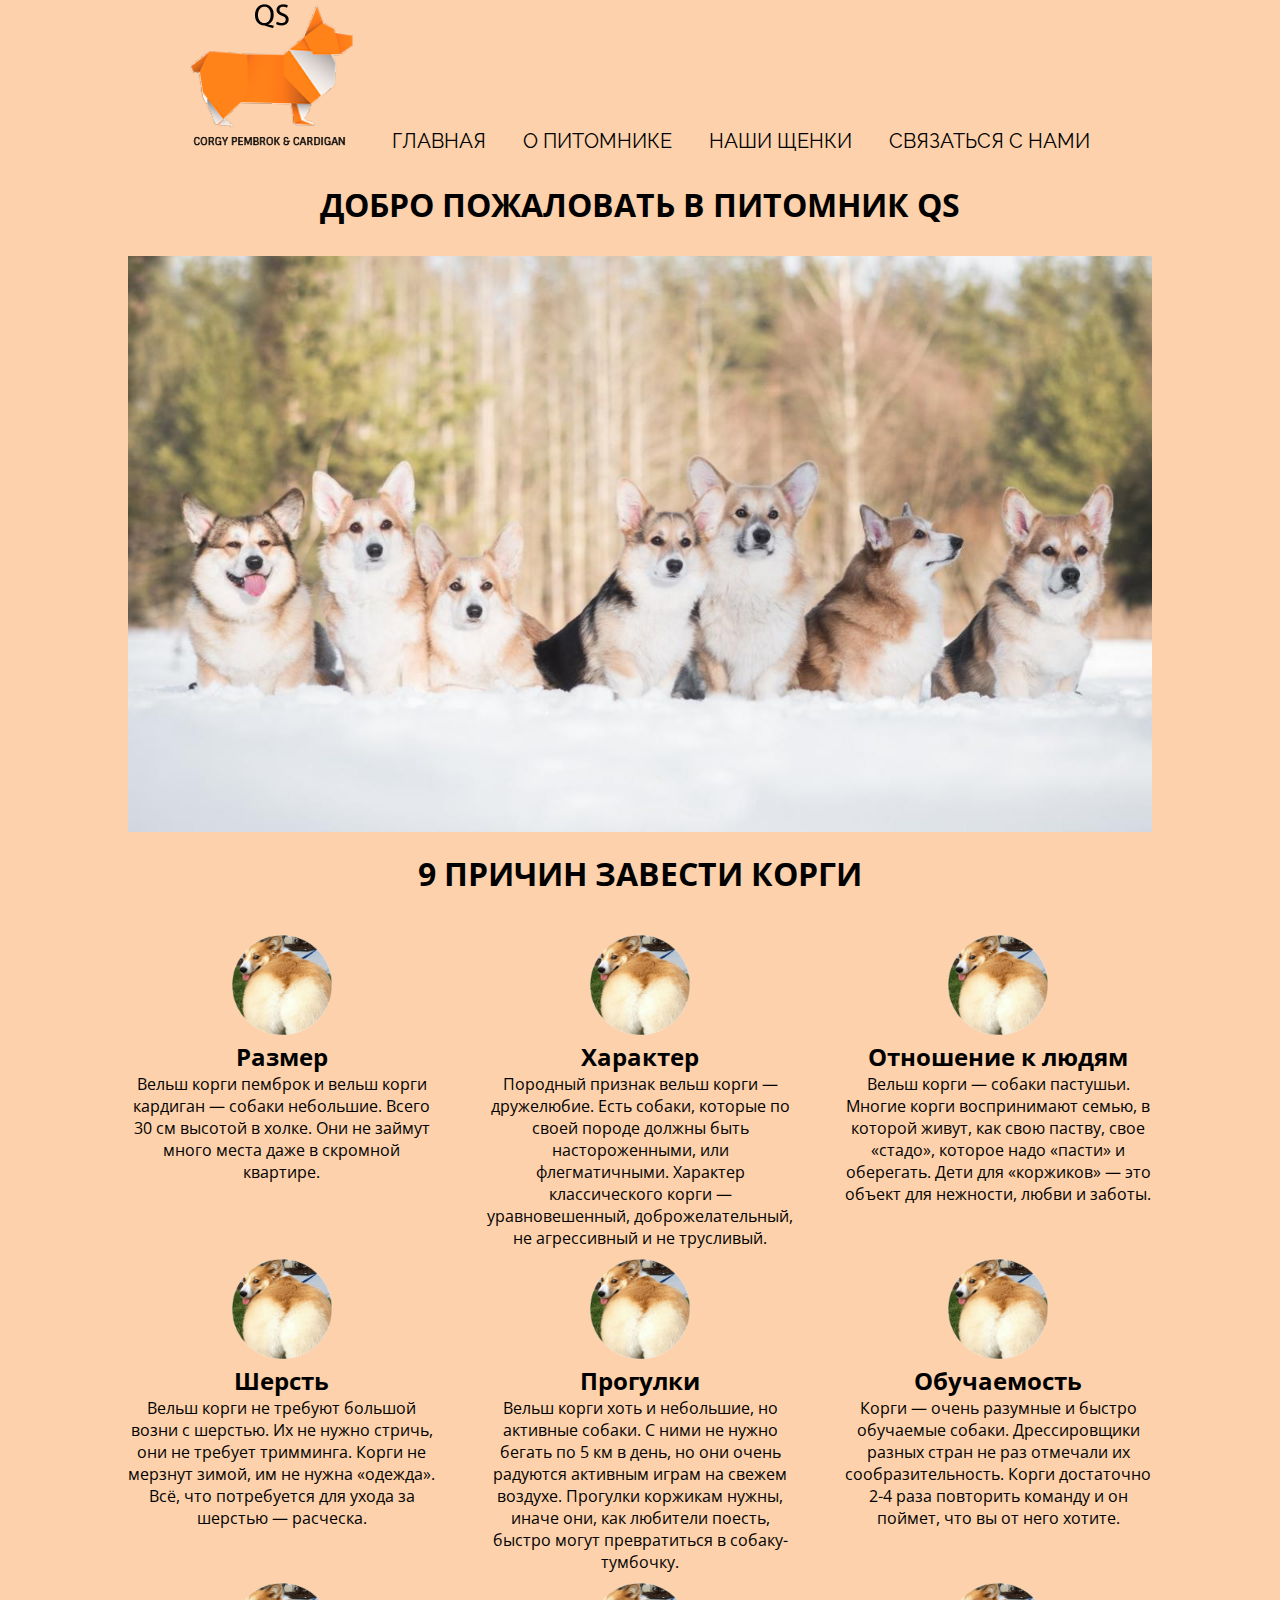
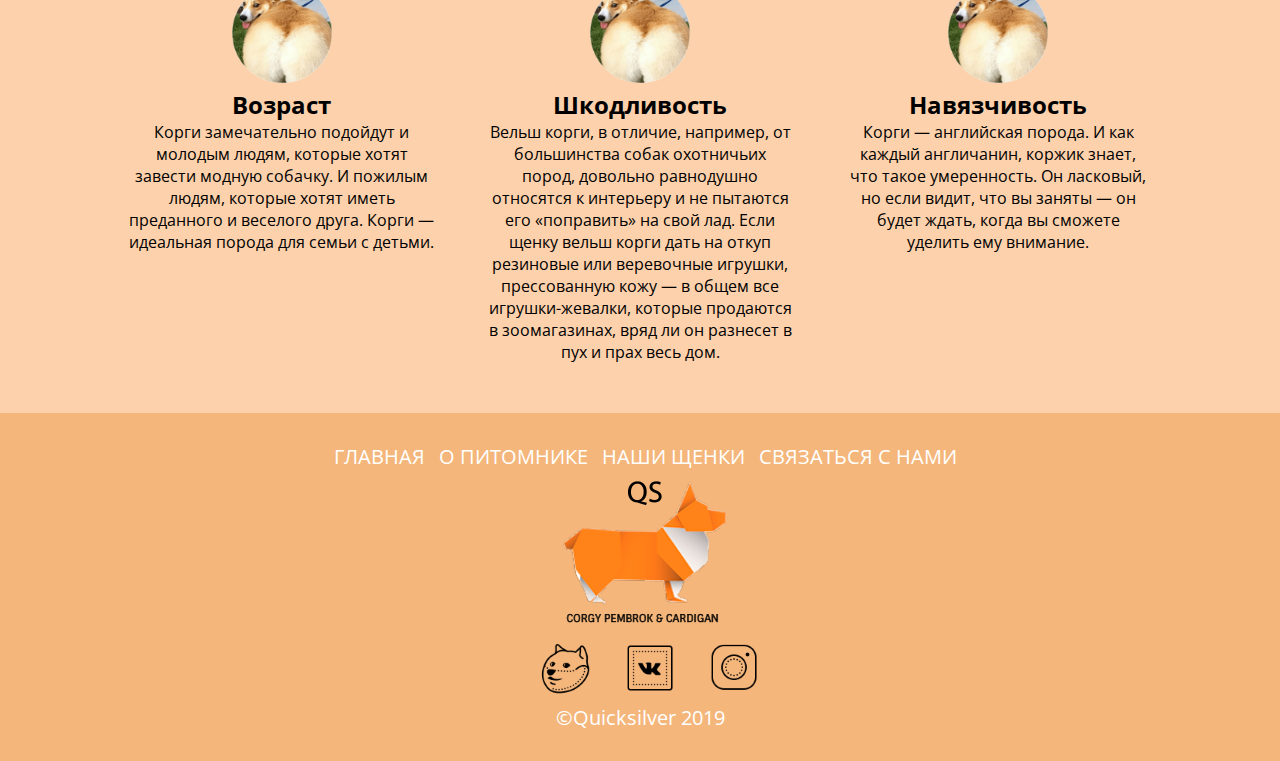
<file: index.html>
<!DOCTYPE html>
<html lang="en">
<head>
	<meta charset="UTF-8">
	<title>Document</title>
	<link rel="stylesheet" type="text/css" href="css/style.css">
	<link href="https://fonts.googleapis.com/css?family=Open+Sans+Condensed:300|Raleway&display=swap" rel="stylesheet">
</head>
<body>
	<header>
		<div class="header">
			<nav>
				<div class="topnav">
					<a href="index.html"><img src="img/logo.png" class="graficlogo" alt="Logo"></a>
					<a href="index.html" class="hover">ГЛАВНАЯ</a>
					<a href="about_us.html" class="hover">О ПИТОМНИКЕ</a>
					<a href="puppies.html" class="hover">НАШИ ЩЕНКИ</a>
					<a href="contacts.html" class="hover">СВЯЗАТЬСЯ С НАМИ</a>
				</div>
			</nav>
		</div>
	</header>

	<main>
		<h1 align="center">ДОБРО ПОЖАЛОВАТЬ В ПИТОМНИК QS</h1>
		<img src="img/manycorgi.jpg" class="maincorgi" alt="">
		<h1>9 ПРИЧИН ЗАВЕСТИ КОРГИ</h1>
		<div class="reasons__container">
			<div class="reasons">
				<div class="reasons__item">
					<img src="img/4.png" width="100px" height="100px" alt="">
					<h2>Размер</h2>
					<p>Вельш корги пемброк и вельш корги кардиган — собаки небольшие. Всего 30 см высотой в холке. Они не займут много места даже в скромной квартире.</p>
				</div>
				<div class="reasons__item">
					<img src="img/4.png" width="100px" height="100px" alt="">
					<h2>Характер</h2>
					<p>Породный признак вельш корги — дружелюбие. Есть собаки, которые по своей породе должны быть настороженными, или флегматичными. Характер классического корги — уравновешенный, доброжелательный, не агрессивный и не трусливый.</p>
				</div>
				<div class="reasons__item">
					<img src="img/4.png" width="100px" height="100px" alt="">
					<h2>Отношение к людям</h2>
					<p>Вельш корги — собаки пастушьи. Многие корги воспринимают семью, в которой живут, как свою паству, свое «стадо», которое надо «пасти» и оберегать. Дети для «коржиков» — это объект для нежности, любви и заботы.</p>
				</div>
				<div class="reasons__item">
					<img src="img/4.png" width="100px" height="100px" alt="">
					<h2>Шерсть</h2>
					<p>Вельш корги не требуют большой возни с шерстью. Их не нужно стричь, они не требует тримминга. Корги не мерзнут зимой, им не нужна «одежда». Всё, что потребуется для ухода за шерстью — расческа.</p>
				</div>
				<div class="reasons__item">
					<img src="img/4.png" width="100px" height="100px" alt="">
					<h2>Прогулки</h2>
					<p>Вельш корги хоть и небольшие, но активные собаки. С ними не нужно бегать по 5 км в день, но они очень радуются активным играм на свежем воздухе. Прогулки коржикам нужны, иначе они, как любители поесть, быстро могут превратиться в собаку-тумбочку.</p>
				</div>
				<div class="reasons__item">
					<img src="img/4.png" width="100px" height="100px" alt="">
					<h2>Обучаемость</h2>
					<p>Корги — очень разумные и быстро обучаемые собаки. Дрессировщики разных стран не раз отмечали их сообразительность. Корги достаточно 2-4 раза повторить команду и он поймет, что вы от него хотите.</p>
				</div>
				<div class="reasons__item">
					<img src="img/4.png" width="100px" height="100px" alt="">
					<h2>Возраст</h2>
					<p>Корги замечательно подойдут и молодым людям, которые хотят завести модную собачку. И пожилым людям, которые хотят иметь преданного и веселого друга. Корги — идеальная порода для семьи с детьми.</p>
				</div>
				<div class="reasons__item">
					<img src="img/4.png" width="100px" height="100px" alt="">
					<h2>Шкодливость</h2>
					<p>Вельш корги, в отличие, например, от большинства собак охотничьих пород, довольно равнодушно относятся к интерьеру и не пытаются его «поправить» на свой лад. Если щенку вельш корги дать на откуп резиновые или веревочные игрушки, прессованную кожу — в общем все игрушки-жевалки, которые продаются в зоомагазинах, вряд ли он разнесет в пух и прах весь дом.</p>
				</div>
				<div class="reasons__item">
					<img src="img/4.png" width="100px" height="100px" alt="">
					<h2>Навязчивость</h2>
					<p>Корги — английская порода. И как каждый англичанин, коржик знает, что такое умеренность. Он ласковый, но если видит, что вы заняты — он будет ждать, когда вы сможете уделить ему внимание.</p>
				</div>
			</div>
		</div>
	</main>

	<footer>
			<div class="nav">
				<a href="index.html">ГЛАВНАЯ</a>
				<a href="about_us.html">О ПИТОМНИКЕ</a>
				<a href="puppies.html">НАШИ ЩЕНКИ</a>
				<a href="contacts.html">СВЯЗАТЬСЯ С НАМИ</a>
			</div>
			<div class="logo">
				<a href="index.html"> <img src="img/logo.png" class='bottomlogo' alt="logo"></a>
			</div>
			<div class="social">
				<a href="#"><img src="img/corgi.png" height="60px" width="60px" alt=""></a>
				<a href="https://vk.com/quicksilver_xd"><img src="img/vk.png" height="60px" width="60px" alt=""></a>
				<a href="https://instagram.com/quicksilver_meow"><img src="img/inst.png" height="60px" width="60px" alt=""></a>
			</div>
			<p>©Quicksilver 2019</p>
	</footer>
</body>
</html>
</file>
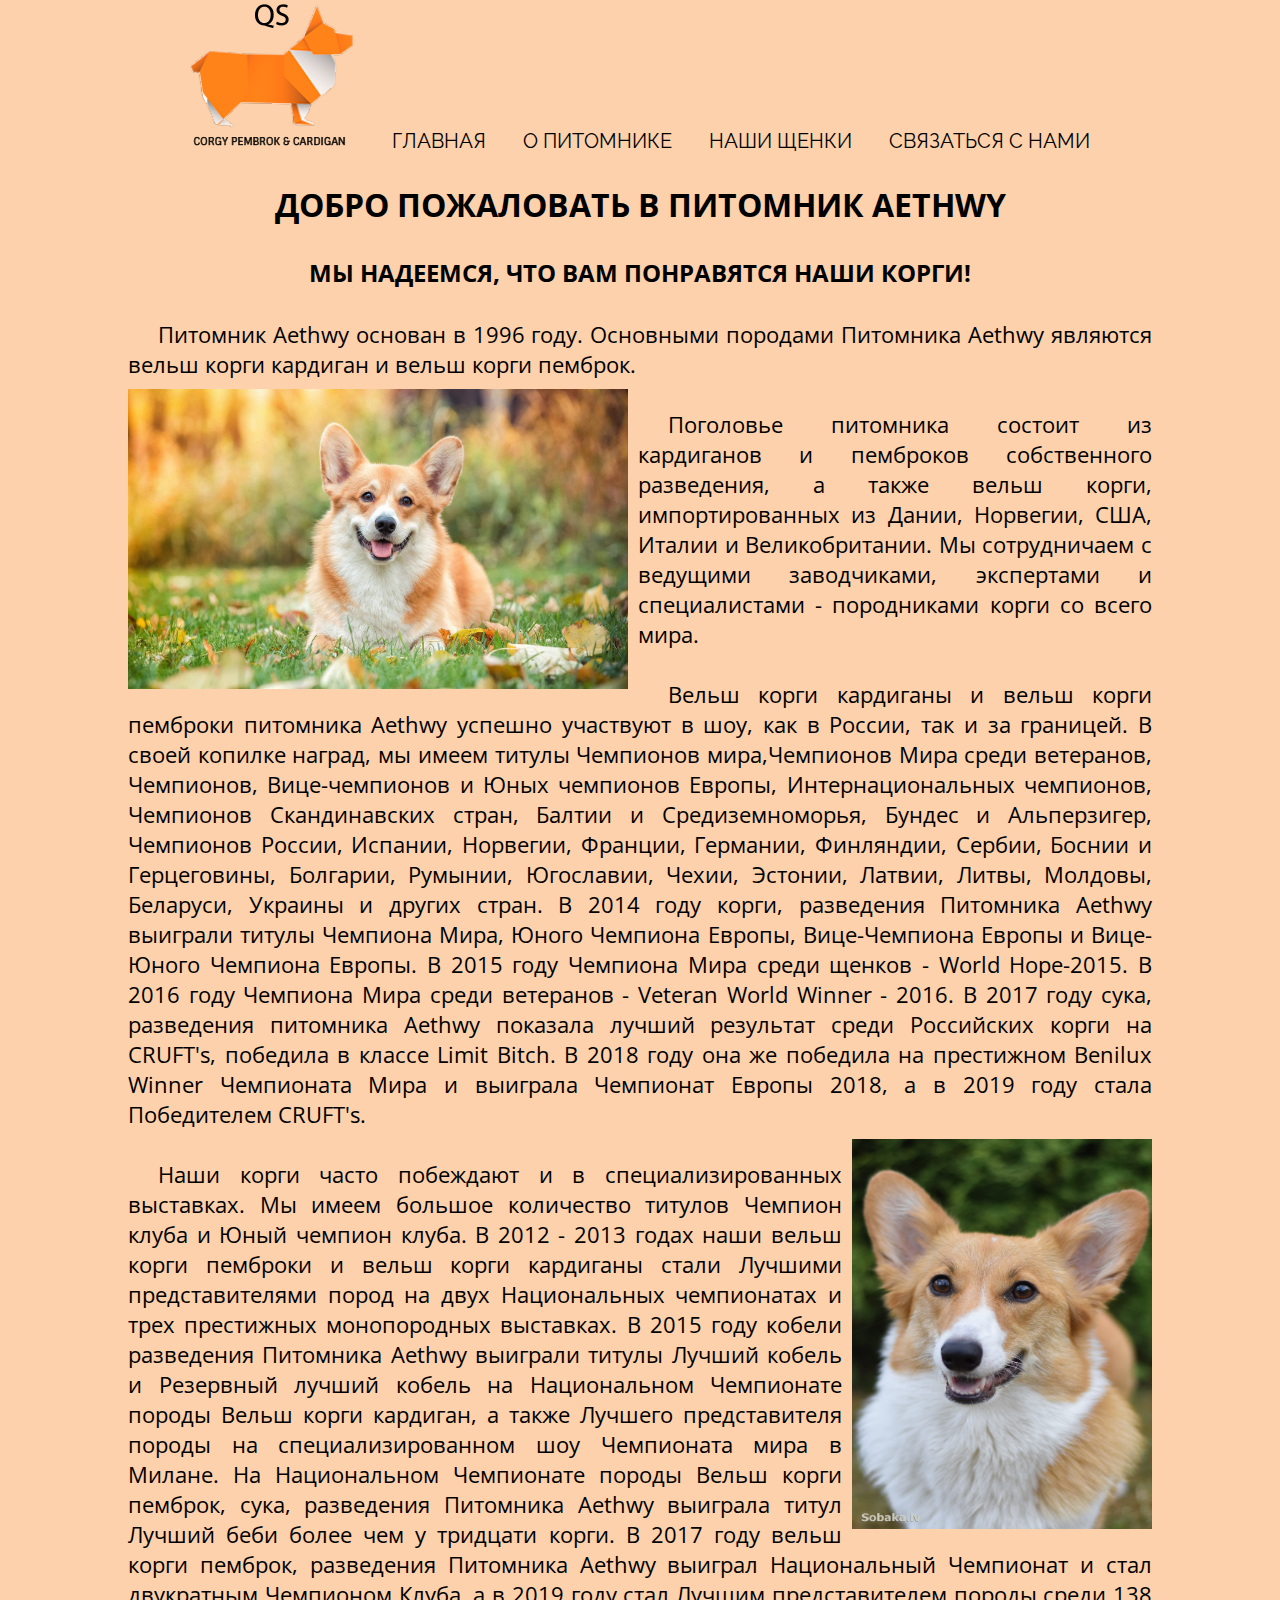
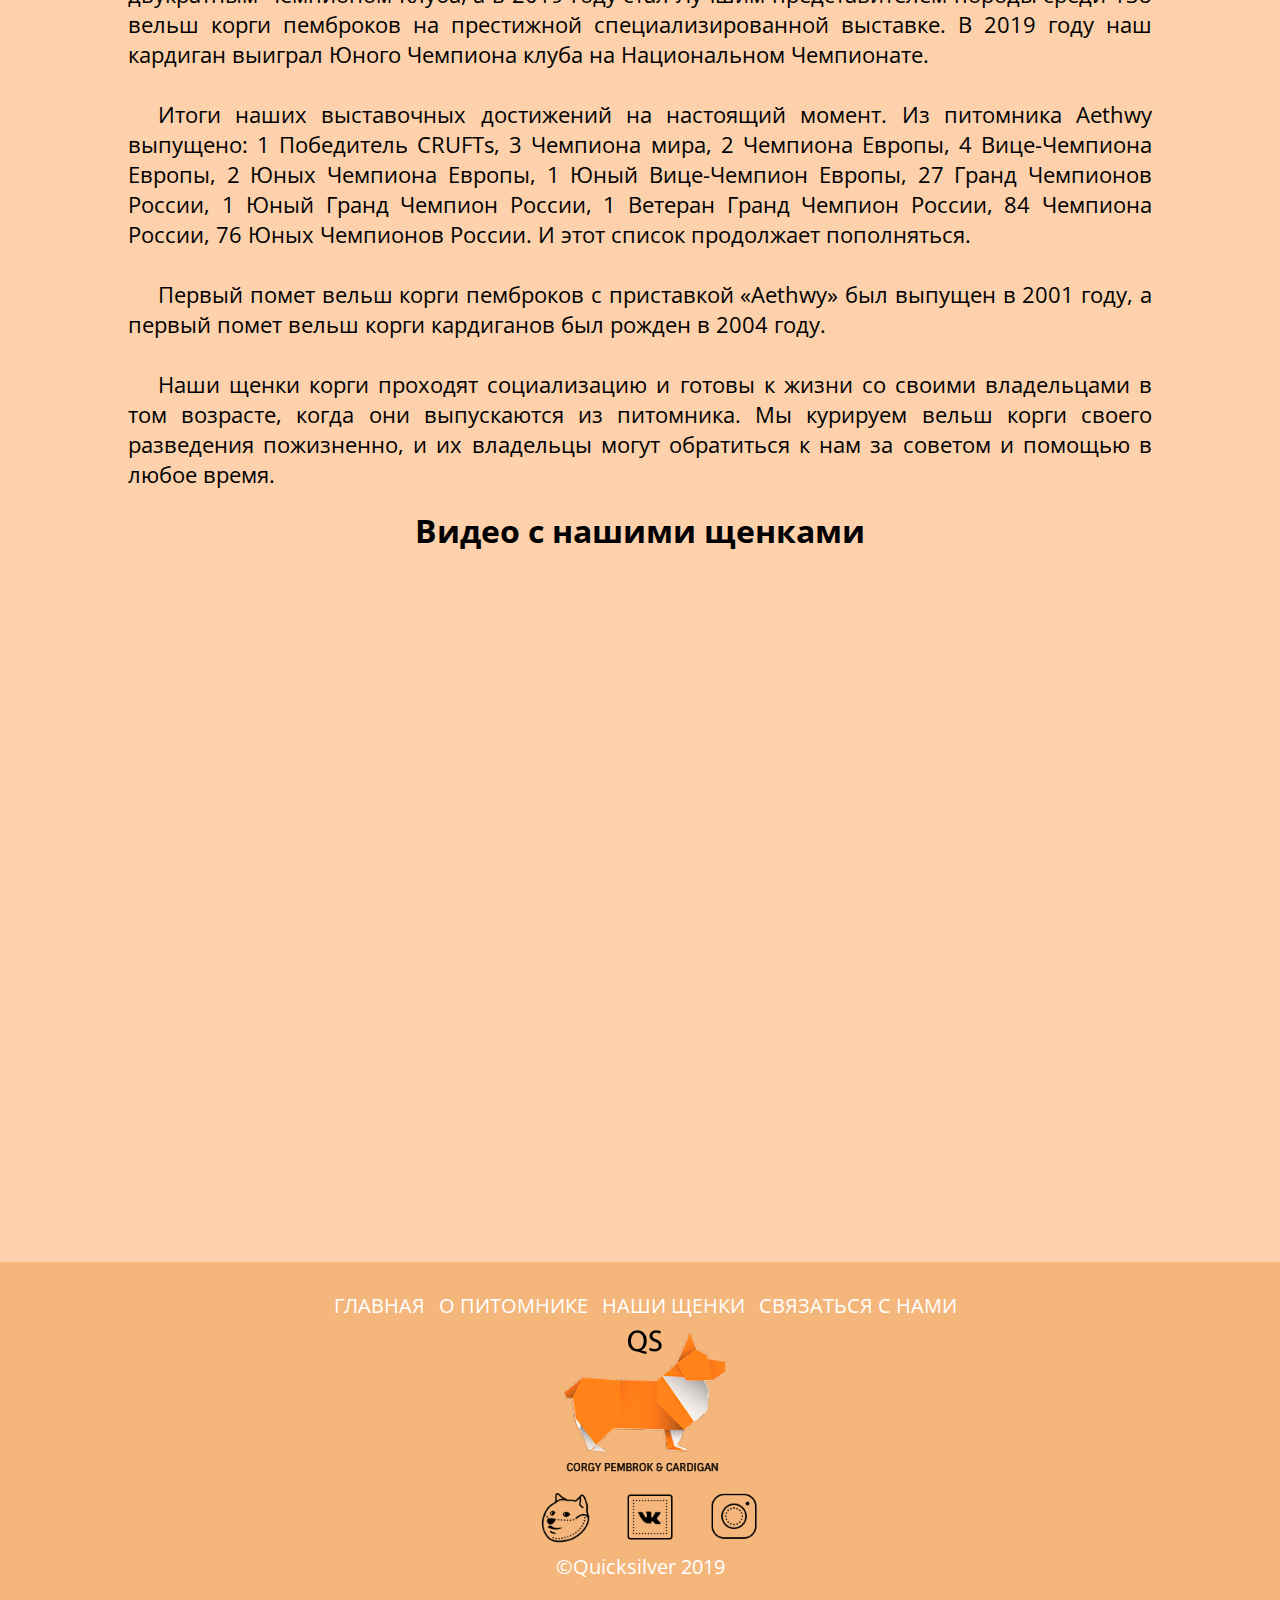
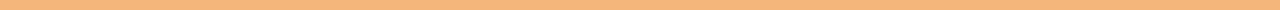
<file: about_us.html>
<!DOCTYPE html>
<html lang="en">
<head>
	<meta charset="UTF-8">
	<title>Document</title>
	<link rel="stylesheet" type="text/css" href="css/style.css">
	<link href="https://fonts.googleapis.com/css?family=Open+Sans+Condensed:300|Raleway&display=swap" rel="stylesheet">
</head>
<body>
	<header>
		<div class="header">
			<nav>
				<div class="topnav">
					<a href="index.html"><img src="img/logo.png" class="graficlogo" alt="Logo"></a>
					<a href="index.html" class="hover">ГЛАВНАЯ</a>
					<a href="about_us.html" class="hover">О ПИТОМНИКЕ</a>
					<a href="puppies.html" class="hover">НАШИ ЩЕНКИ</a>
					<a href="contacts.html" class="hover">СВЯЗАТЬСЯ С НАМИ</a>
				</div>
			</nav>
		</div>
	</header>

	<main>
		<h1 align="center">ДОБРО ПОЖАЛОВАТЬ В ПИТОМНИК AETHWY</h1>
		<h2 align="center" style="padding-top: 30px;">МЫ НАДЕЕМСЯ, ЧТО ВАМ ПОНРАВЯТСЯ НАШИ КОРГИ!</h2>
		<div class="about">
			<p>Питомник Aethwy основан в 1996 году. Основными породами Питомника Aethwy являются вельш корги кардиган и вельш корги пемброк.</p> 
			<img src="img/corgi1.jpg" width="500px" height="300px" style="float: left; padding-left: 0px;" alt="">

			<p>Поголовье питомника состоит из кардиганов и пемброков собственного разведения, а также вельш корги, импортированных из Дании, Норвегии, США, Италии и Великобритании. Мы сотрудничаем с ведущими заводчиками, экспертами и специалистами - породниками корги со всего мира.</p>

			<p>Вельш корги кардиганы и вельш корги пемброки питомника Aethwy успешно участвуют в шоу, как в России, так и за границей. В своей копилке наград, мы имеем титулы Чемпионов мира,Чемпионов Мира среди ветеранов, Чемпионов, Вице-чемпионов и Юных чемпионов Европы, Интернациональных чемпионов, Чемпионов Скандинавских стран, Балтии и Средиземноморья, Бундес и Альперзигер, Чемпионов России, Испании, Норвегии, Франции, Германии, Финляндии, Сербии, Боснии и Герцеговины, Болгарии, Румынии, Югославии, Чехии, Эстонии, Латвии, Литвы, Молдовы, Беларуси, Украины и других стран. В 2014 году корги, разведения Питомника Aethwy выиграли титулы Чемпиона Мира, Юного Чемпиона Европы, Вице-Чемпиона Европы и Вице-Юного Чемпиона Европы. В 2015 году Чемпиона Мира среди щенков - World Hope-2015. В 2016 году Чемпиона Мира среди ветеранов - Veteran World Winner - 2016. В 2017 году сука, разведения питомника Aethwy показала лучший результат среди Российских корги на CRUFT's, победила в классе Limit Bitch. В 2018 году она же победила на престижном Benilux Winner Чемпионата Мира и выиграла Чемпионат Европы 2018, а в 2019 году стала Победителем CRUFT's. </p>
			<img src="img/corgi2.jpg" width="300px" height="390px" style="float: right; padding-right: 0px;" alt="">

			<p>Наши корги часто побеждают и в специализированных выставках. Мы имеем большое количество титулов Чемпион клуба и Юный чемпион клуба. В 2012 - 2013 годах наши вельш корги пемброки и вельш корги кардиганы стали Лучшими представителями пород на двух Национальных чемпионатах и трех престижных монопородных выставках. В 2015 году кобели разведения Питомника Aethwy выиграли титулы Лучший кобель и Резервный лучший кобель на Национальном Чемпионате породы Вельш корги кардиган, а также Лучшего представителя породы на специализированном шоу Чемпионата мира в Милане. На Национальном Чемпионате породы Вельш корги пемброк, сука, разведения Питомника Aethwy выиграла титул Лучший беби более чем у тридцати корги. В 2017 году вельш корги пемброк, разведения Питомника Aethwy выиграл Национальный Чемпионат и стал двукратным Чемпионом Клуба, а в 2019 году стал Лучшим представителем породы среди 138 вельш корги пемброков на престижной специализированной выставке. В 2019 году наш кардиган выиграл Юного Чемпиона клуба на Национальном Чемпионате. </p>

			<p>Итоги наших выставочных достижений на настоящий момент. Из питомника Aethwy выпущено: 1 Победитель CRUFTs, 3 Чемпиона мира, 2 Чемпиона Европы, 4 Вице-Чемпиона Европы, 2 Юных Чемпиона Европы, 1 Юный Вице-Чемпион Европы, 27 Гранд Чемпионов России, 1 Юный Гранд Чемпион России, 1 Ветеран Гранд Чемпион России, 84 Чемпиона России, 76 Юных Чемпионов России. И этот список продолжает пополняться. </p>

			<p>Первый помет вельш корги пемброков с приставкой «Aethwy» был выпущен в 2001 году, а первый помет вельш корги кардиганов был рожден в 2004 году.
			</p>

			<p>Наши щенки корги проходят социализацию и готовы к жизни со своими владельцами в том возрасте, когда они выпускаются из питомника. Мы курируем вельш корги своего разведения пожизненно, и их владельцы могут обратиться к нам за советом и помощью в любое время. </p>
		</div>
		<h1>Видео с нашими щенками</h1>
		<div class="video">
			<iframe width="605" height="320" src="https://www.youtube.com/embed/XqiPhIWysW0?disablekb=1"
					frameborder="0" allowfullscreen></iframe>
			<iframe width="605" height="320" src="https://www.youtube.com/embed/qN0WlNZ0hVg?disablekb=1" 
					frameborder="0" allowfullscreen></iframe>
		</div>
	</main>

	<footer>
			<div class="nav">
				<a href="index.html">ГЛАВНАЯ</a>
				<a href="about_us.html">О ПИТОМНИКЕ</a>
				<a href="puppies.html">НАШИ ЩЕНКИ</a>
				<a href="contacts.html">СВЯЗАТЬСЯ С НАМИ</a>
			</div>
			<div class="logo">
				<a href="index.html"> <img src="img/logo.png" class='bottomlogo' alt="logo"></a>
			</div>
			<div class="social">
				<a href="#"><img src="img/corgi.png" height="60px" width="60px" alt=""></a>
				<a href="https://vk.com/quicksilver_xd"><img src="img/vk.png" height="60px" width="60px" alt=""></a>
				<a href="https://instagram.com/quicksilver_meow"><img src="img/inst.png" height="60px" width="60px" alt=""></a>
			</div>
			<p>©Quicksilver 2019</p>
	</footer>
</body>
</html>
</file>
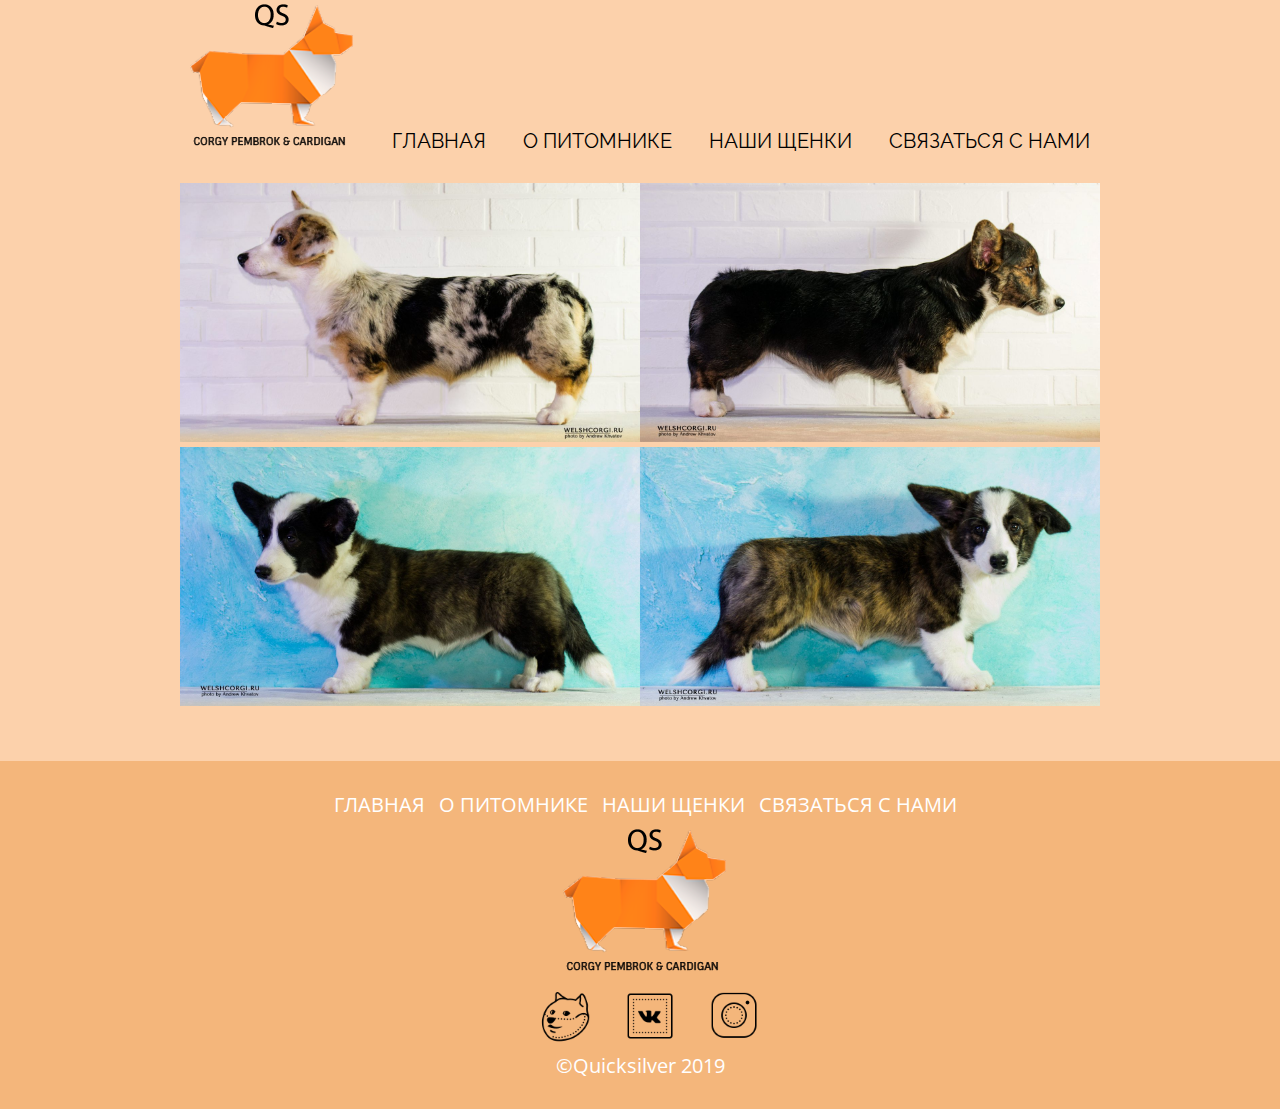
<file: puppies.html>
<!DOCTYPE html>
<html lang="en">
<head>
	<meta charset="UTF-8">
	<title>Document</title>
	<link rel="stylesheet" type="text/css" href="css/style.css">
	<link href="https://fonts.googleapis.com/css?family=Open+Sans+Condensed:300|Raleway&display=swap" rel="stylesheet">
</head>
<body>
	<header>
		<div class="header">
			<nav>
				<div class="topnav">
					<a href="index.html"><img src="img/logo.png" class="graficlogo" alt="Logo"></a>
					<a href="index.html" class="hover">ГЛАВНАЯ</a>
					<a href="about_us.html" class="hover">О ПИТОМНИКЕ</a>
					<a href="puppies.html" class="hover">НАШИ ЩЕНКИ</a>
					<a href="contacts.html" class="hover">СВЯЗАТЬСЯ С НАМИ</a>
				</div>
			</nav>
		</div>
	</header>

	<main>
		<div class="puppies">
			<div class="puppy"><img src="img/puppies/1.jpg" width="460px" heigth="240px" alt="">
				<div class="hover">
					<h1>AETHWY MILK AND TOAST AND HONEY</h1>
					<ul type="none" align="left" style="padding-left: 20px;">
						<li>Порода: Вельш корги кардиган</li>
						<li>Страна происхождения: Россия</li>
						<li>Пол: Сука</li>
						<li>Дата рождения: 20 декабря 2018</li>
						<li>Окрас: Мраморный</li>
					</ul>
				</div>
			</div>
			<div class="puppy"><img src="img/puppies/2.jpg" width="460px" heigth="240px" alt="">
				<div class="hover">
					<h1>AETHWY MY LOVE MY LIFE</h1>
					<ul type="none" align="left" style="padding-left: 20px;">
						<li>Порода: Вельш корги кардиган</li>
						<li>Страна происхождения: Россия</li>
						<li>Пол: Сука</li>
						<li>Дата рождения: 20 декабря 2018</li>
						<li>Окрас: Трехцветный с тигровыми отметинами</li>
					</ul>
				</div>
			</div>
			<div class="puppy"><img src="img/puppies/3.jpg" width="460px" heigth="240px" alt="">
				<div class="hover">
					<h1>AETHWY REMEMBER THE DAYS</h1>
					<ul type="none" align="left" style="padding-left: 20px; padding-top: 20px;">
						<li>Порода: Вельш корги кардиган</li>
						<li>Страна происхождения: Россия</li>
						<li>Пол: Сука</li>
						<li>Дата рождения: 08 февраля 2019</li>
						<li>Окрас: Тигровый</li>
					</ul>
				</div>
			</div>
			<div class="puppy"><img src="img/puppies/4.jpg" width="460px" heigth="240px" alt="">
				<div class="hover">
					<h1>AETHWY ROSE A LEE</h1>
					<ul type="none" align="left" style="padding-left: 20px;">
						<li>Порода: Вельш корги кардиган</li>
						<li>Страна происхождения: Россия</li>
						<li>Пол: Сука</li>
						<li>Дата рождения: 08 февраля 2019</li>
						<li>Окрас: Тигровый</li>
					</ul>
				</div>
			</div>		
		</div>
	</main>

	<footer>
			<div class="nav">
				<a href="index.html">ГЛАВНАЯ</a>
				<a href="about_us.html">О ПИТОМНИКЕ</a>
				<a href="puppies.html">НАШИ ЩЕНКИ</a>
				<a href="contacts.html">СВЯЗАТЬСЯ С НАМИ</a>
			</div>
			<div class="logo">
				<a href="index.html"> <img src="img/logo.png" class='bottomlogo' alt="logo"></a>
			</div>
			<div class="social">
				<a href="#"><img src="img/corgi.png" height="60px" width="60px" alt=""></a>
				<a href="https://vk.com/quicksilver_xd"><img src="img/vk.png" height="60px" width="60px" alt=""></a>
				<a href="https://instagram.com/quicksilver_meow"><img src="img/inst.png" height="60px" width="60px" alt=""></a>
			</div>
			<p>©Quicksilver 2019</p>
	</footer>
</body>
</html>
</file>
<file: css/style.css>
*{
	margin: 0;
	padding: 0;
}

a{
	text-decoration: none; /*убрать подчёркивание ссылок*/
}

li{
	text-decoration: none
	list-style: none;
}

body{
	font-family: 'Open Sans Condensed', sans-serif;
	background: #FCD1AB;
}

header nav{
	font-family: 'Raleway', sans-serif;
  	margin-bottom: 30px;
  	text-align: center;
}

.topnav{
	font-size: 20px;
	margin: 0 auto;
}

.topnav a{
	color: #000;
	text-align: center;
	padding: 14px 16px;
	font-style: 15px;
}

.topnav .hover:hover{
	border-bottom: 2px solid #000; /*подчёркивание при наведении*/
}
	
.maincorgi{
	padding-top: 30px;
	display: block;
	margin: 0 auto;
	width: 80%;
}

main h1{
	text-align: center;
	margin-top: 20px;
}

.reasons__container{
	display: flex;
	justify-content: center;
}

.reasons{
	padding-top: 40px;
	padding-bottom: 40px;
	width: 80%;
	display: flex;
	justify-content: space-between;
	text-align: center;
	flex-wrap: wrap; /*расположение в несколько рядов*/
}

.reasons__item{
	width: 30%;
	padding-bottom: 10px;
}

footer{
	width: 100%;
	height: auto;
	background: #f4b67b;
	margin: 0 auto;
	text-align: center;
	padding-top: 30px;
	padding-bottom: 30px;
}

footer a{
	color: white;
	font-size: 20px;
	margin-left: 10px;
}

footer p{
	color: white;
	font-size: 20px;
}

footer .nav a:hover{
	border-bottom: 1px solid white;
}

.bottomlogo{
	padding: 7px;
	min-width: 100px;
	box-sizing: border-box;
}

.social img{
	margin-left: 10px;
}

.social img:hover{
	background: #ECECEC;
	border-radius: 8px;
}

.puppies{
	width: 80%;
	margin: auto;
	display: flex;
	justify-content: center;
	flex-wrap: wrap;
	margin-bottom: 50px;
}

.puppy img{
	max-width: 100%;
	box-sizing: border-box;
}

.puppy {
    position: relative; /*для ховера*/
}

.puppy .hover {
    position: absolute; /*для зовера*/
    top: 0;
    left: 0;
    width: 460px;
    height: 260px;
    display: none;
    color: #FFF;
    text-align: center;
}

.puppy:hover .hover {
    display: block;
    background: rgba(0, 0, 0, .6);
}

form{
	width: 50%;
	margin: 50px auto;
}

.feedbackInput{
	color: black;
	font-weight: 300;
	font-size: 20px;
	line-height: 22px;
	background-color: #FCD1AB;
	padding: 15px;
	margin-bottom: 10px;
	width: 100%;
	box-sizing: border-box;
	border: 0px solid transparent;
	border-bottom: 3px solid #f4b67b;
}

textarea{
	width: 100%;
	resize: vertical;
}

.button{
	float: left;
	width: 50%;
	border: 3px solid #f4b67b;
	background-color: #FCD1AB;
	color: #787878;
	font-size: 20px;
	padding-top: 20px;
	padding-bottom: 20px;
	font-weight: 300;
}

.button:hover{
	background-color: #f4b67b;
}

.space{
	height: 50px;
}

.contacts{
	padding: 10px;
	width: 100%;
	font-size: 25px;
	border-spacing: 50px;
}

td a{
	color: black;
	border-bottom: 1px solid black;
}

td{
	padding-left: 10px;
}

#map {
	width: 80%;
	margin: 0 auto;
	height: 400px;
}

.about{
	width: 80%;
	margin: 0 auto;
	font-size: 22px;
	text-align: justify;
}

.about img{
	display: block;
	padding: 10px;
}

.about p{
	padding-top: 30px;
	text-indent: 30px;
	line-height: 30px;
}

.video{
	width: 80%;
	margin: 0 auto;
	padding: 30px;

}
</file>
